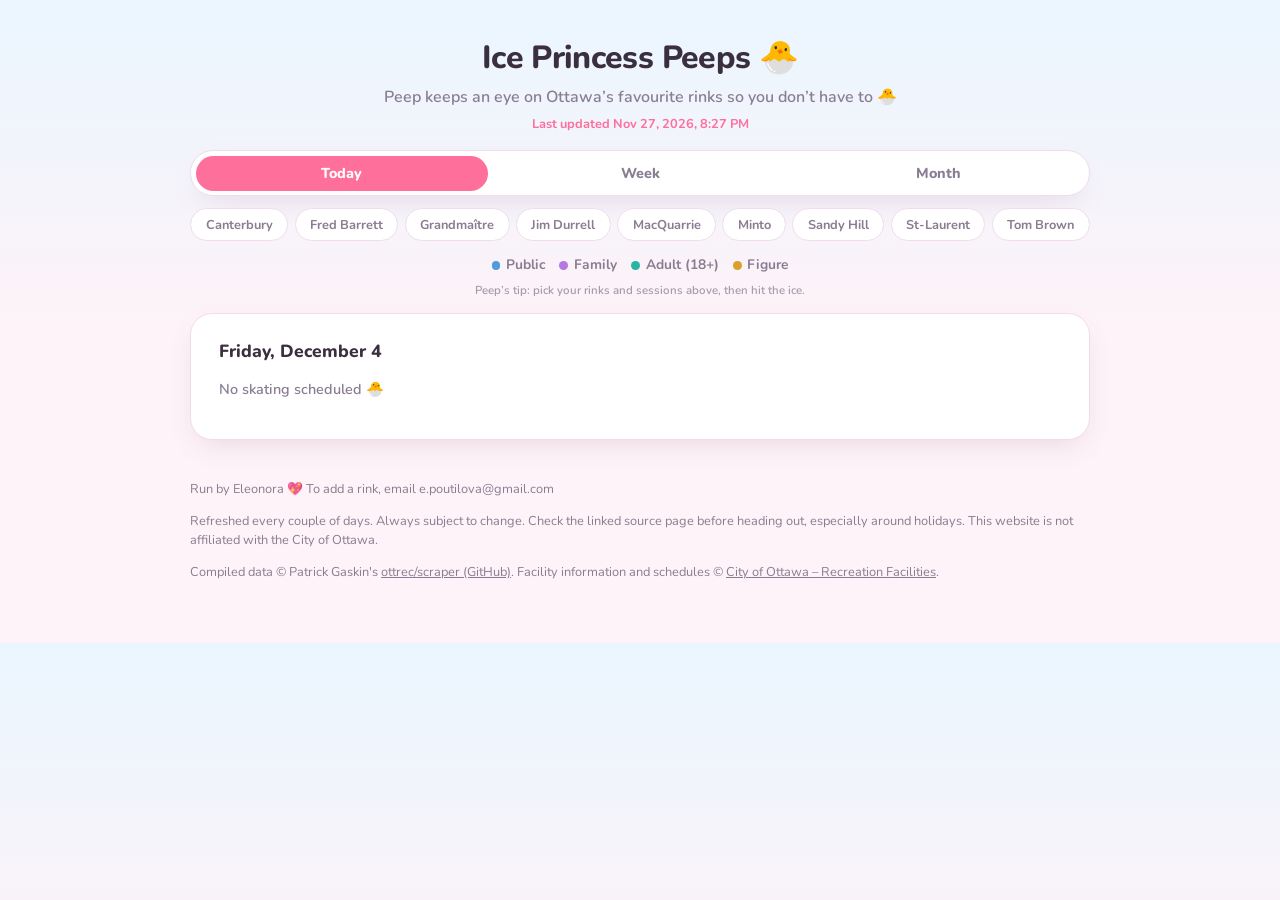
<file: index.html>
<!DOCTYPE html>
<html lang="en">
<head>
<meta charset="UTF-8">
<meta name="viewport" content="width=device-width, initial-scale=1.0">
<title>Ottawa Public Skating Schedule</title>
<link rel="icon" href="data:image/svg+xml,%3Csvg xmlns='http://www.w3.org/2000/svg' viewBox='0 0 100 100'%3E%3Ctext y='.9em' font-size='90'%3E%E2%9B%B8%EF%B8%8F%3C/text%3E%3C/svg%3E">
<link rel="manifest" href="manifest.webmanifest">
<link rel="apple-touch-icon" href="icon-192.png">
<meta name="theme-color" content="#ff6f9c">
<meta name="apple-mobile-web-app-capable" content="yes">
<meta name="apple-mobile-web-app-status-bar-style" content="default">
<meta name="apple-mobile-web-app-title" content="Ice Princess Peeps">
<link rel="preconnect" href="https://fonts.googleapis.com">
<link rel="preconnect" href="https://fonts.gstatic.com" crossorigin>
<link href="https://fonts.googleapis.com/css2?family=Nunito:wght@400;600;700;800&display=swap" rel="stylesheet">
<link rel="stylesheet" href="style.css">
</head>
<body>
  <header>
    <div class="title-row">
      <h1>Ice Princess Peeps 🐣</h1>
    </div>
    <p class="subtitle">Peep keeps an eye on Ottawa&rsquo;s favourite rinks so you don&rsquo;t have to &#128035;</p>
    <p id="generated-at" class="generated-at"></p>
  </header>

  <div class="controls">
    <div class="tabs" id="tabs" role="tablist">
      <button class="tab" data-view="today" role="tab">Today</button>
      <button class="tab" data-view="week" role="tab">Week</button>
      <button class="tab" data-view="month" role="tab">Month</button>
    </div>
    <div class="rink-filters" id="rink-filters"></div>
  </div>

  <div class="legend" id="legend"></div>

  <p class="filter-hint">Peep&rsquo;s tip: pick your rinks and sessions above, then hit the ice.</p>

  <div class="nav-row" id="nav-row">
    <button class="nav-btn" id="nav-prev" aria-label="Previous">&#8249;</button>
    <span class="nav-label" id="nav-label"></span>
    <button class="nav-btn" id="nav-next" aria-label="Next">&#8250;</button>
  </div>

  <main id="calendar"></main>

  <div class="day-detail hidden" id="day-detail"></div>

  <footer>
    <p>Run by Eleonora &#128150; To add a rink, email e.poutilova@gmail.com</p>
    <p>Refreshed every couple of days. Always subject to change. Check the linked source page before heading out, especially around holidays. This website is not affiliated with the City of Ottawa.</p>
    <p id="attribution"></p>
  </footer>

  <script src="app.js"></script>
</body>
</html>
</file>
<file: style.css>
:root {
  --bg: #fdf3f8;
  --bg-accent: #eaf6ff;
  --card-bg: #ffffff;
  --text: #3a2e3f;
  --muted: #8a7d92;
  --border: #f0dced;
  --accent: #ff6f9c;
  --accent-soft: #ffe1ec;
  --stale: #c98a1c;
  --error: #e0567c;
  --shadow: 0 10px 30px -12px rgba(154, 92, 130, 0.25);

  --public: #4f9dde;
  --public-bg: #e4f2fd;
  --family: #b678e0;
  --family-bg: #f3e6fb;
  --adult: #2bb3a3;
  --adult-bg: #e0f7f3;
  --figure: #dba02c;
  --figure-bg: #fbf0dc;
}

@media (prefers-color-scheme: dark) {
  :root {
    --bg: #221a25;
    --bg-accent: #201f2b;
    --card-bg: #2c2331;
    --text: #f2e9f4;
    --muted: #b3a3ba;
    --border: #40323f;
    --accent: #ff8fb3;
    --accent-soft: #4a2f3d;
    --stale: #ecc161;
    --error: #ff8fa8;
    --shadow: 0 10px 30px -12px rgba(0, 0, 0, 0.45);

    --public: #7cc2ff;
    --public-bg: #253347;
    --family: #d3a1f2;
    --family-bg: #392b47;
    --adult: #6bddc9;
    --adult-bg: #1f3c39;
    --figure: #f2c766;
    --figure-bg: #3d3320;
  }
}

* {
  box-sizing: border-box;
}

body {
  margin: 0;
  padding: 0 1rem 3rem;
  background: linear-gradient(180deg, var(--bg-accent), var(--bg) 320px);
  color: var(--text);
  font-family: "Nunito", -apple-system, BlinkMacSystemFont, "Segoe UI", Roboto, Helvetica, Arial, sans-serif;
  line-height: 1.5;
}

header {
  max-width: 900px;
  margin: 0 auto;
  padding: 2.5rem 0 1rem;
  text-align: center;
}

.title-row {
  display: flex;
  align-items: center;
  justify-content: center;
  gap: 0.6rem;
}

h1 {
  margin: 0;
  font-size: 2rem;
  font-weight: 800;
  letter-spacing: -0.02em;
  line-height: 1.15;
}

.subtitle {
  margin: 0.5rem 0 0;
  color: var(--muted);
  font-weight: 600;
}

.generated-at {
  margin: 0.4rem 0 0;
  font-size: 0.8rem;
  font-weight: 700;
  color: var(--accent);
}

main {
  max-width: 900px;
  margin: 0 auto;
}

.controls {
  max-width: 900px;
  margin: 0 auto 1rem;
  display: flex;
  flex-direction: column;
  align-items: stretch;
  gap: 0.75rem;
}

.tabs {
  display: flex;
  justify-content: center;
  gap: 0.4rem;
  background: var(--card-bg);
  border: 1px solid var(--border);
  border-radius: 999px;
  padding: 0.3rem;
  box-shadow: var(--shadow);
}

.tab {
  flex: 1;
  border: none;
  background: transparent;
  color: var(--muted);
  font-family: inherit;
  font-weight: 800;
  font-size: 0.9rem;
  padding: 0.45rem 1.1rem;
  border-radius: 999px;
  cursor: pointer;
}

.tab.active {
  color: #fff;
  background: var(--accent);
}

.rink-filters {
  display: flex;
  flex-wrap: wrap;
  justify-content: center;
  gap: 0.4rem;
}

.rink-chip {
  border: 1px solid var(--border);
  background: var(--card-bg);
  color: var(--muted);
  font-family: inherit;
  font-weight: 700;
  font-size: 0.8rem;
  padding: 0.4rem 0.9rem;
  border-radius: 999px;
  cursor: pointer;
}

.rink-chip.active {
  color: var(--accent);
  border-color: var(--accent);
  background: var(--accent-soft);
}

.filter-hint {
  max-width: 900px;
  margin: -0.4rem auto 0.9rem;
  text-align: center;
  font-size: 0.72rem;
  font-weight: 600;
  color: var(--muted);
  opacity: 0.75;
}

.nav-row {
  max-width: 900px;
  margin: 0 auto 0.5rem;
  display: flex;
  align-items: center;
  justify-content: center;
  gap: 1rem;
}

.nav-row.hidden {
  display: none;
}

.nav-btn {
  border: 1px solid var(--border);
  background: var(--card-bg);
  color: var(--text);
  width: 2.1rem;
  height: 2.1rem;
  border-radius: 50%;
  font-size: 1.1rem;
  cursor: pointer;
  line-height: 1;
}

.nav-label {
  font-weight: 800;
  min-width: 11rem;
  text-align: center;
}

.legend {
  max-width: 900px;
  margin: 0 auto 0.9rem;
  display: flex;
  flex-wrap: wrap;
  justify-content: center;
  gap: 0.3rem 0.9rem;
  font-size: 0.86rem;
  font-weight: 700;
  color: var(--muted);
  line-height: 1.2;
}

.legend-item {
  display: inline-flex;
  align-items: center;
  gap: 0.35rem;
  border: none;
  background: none;
  padding: 0;
  margin: 0;
  font: inherit;
  color: inherit;
  cursor: pointer;
  opacity: 1;
  white-space: nowrap;
}

.legend-item.inactive {
  opacity: 0.4;
}

.dot {
  display: inline-block;
  width: 0.55rem;
  height: 0.55rem;
  border-radius: 50%;
  flex: 0 0 auto;
}

.dot.public { background: var(--public); }
.dot.family { background: var(--family); }
.dot.adult  { background: var(--adult); }
.dot.figure { background: var(--figure); }

.cal-grid {
  background: var(--card-bg);
  border: 1px solid var(--border);
  border-radius: 22px;
  overflow: hidden;
  box-shadow: var(--shadow);
}

.cal-headrow,
.cal-body {
  display: grid;
  grid-template-columns: repeat(7, minmax(0, 1fr));
}

.cal-headcell {
  padding: 0.6rem 0.4rem;
  text-align: center;
  font-size: 0.75rem;
  font-weight: 800;
  color: var(--muted);
  text-transform: uppercase;
  letter-spacing: 0.03em;
  border-bottom: 1px solid var(--border);
}

.cal-cell {
  min-width: 0;
  min-height: 5.5rem;
  padding: 0.4rem 0.3rem;
  border-right: 1px solid var(--border);
  border-bottom: 1px solid var(--border);
  cursor: pointer;
  overflow: hidden;
}

.cal-cell:hover,
.cal-cell:focus-visible {
  background: var(--bg-accent);
}

.cal-cell:focus-visible {
  outline: 2px solid var(--accent);
  outline-offset: -2px;
}

.cal-grid.week .cal-cell {
  min-height: 8rem;
}

.cal-cell:nth-child(7n) {
  border-right: none;
}

.cal-cell.muted {
  background: var(--bg-accent);
  opacity: 0.55;
}

.cal-cell.today {
  background: var(--accent-soft);
}

.cal-cell.selected {
  box-shadow: inset 0 0 0 2px var(--accent);
}

.cal-daynum {
  display: block;
  font-size: 0.8rem;
  font-weight: 800;
}

.cal-events {
  display: flex;
  flex-direction: column;
  gap: 0.2rem;
  margin-top: 0.25rem;
  min-width: 0;
}

.cal-event {
  display: flex;
  align-items: center;
  gap: 0.3rem;
  font-size: 0.72rem;
  font-weight: 700;
  min-width: 0;
  overflow: hidden;
  white-space: nowrap;
}

.cal-time {
  flex: 0 0 auto;
  overflow: hidden;
  text-overflow: ellipsis;
}

.cal-rink {
  min-width: 0;
  overflow: hidden;
  text-overflow: ellipsis;
  white-space: nowrap;
}

@media (max-width: 640px) {
  .cal-rink {
    display: none;
  }
}

.today-view {
  background: var(--card-bg);
  border: 1px solid var(--border);
  border-radius: 22px;
  padding: 1.5rem 1.75rem;
  box-shadow: var(--shadow);
}

.today-date {
  margin: 0 0 0.5rem;
  font-weight: 800;
  font-size: 1.1rem;
}

.day-detail-header {
  display: flex;
  align-items: center;
  justify-content: space-between;
  gap: 0.75rem;
}

.day-detail-header .today-date {
  margin: 0 0 0.5rem;
}

.share-btn {
  flex: 0 0 auto;
  border: 1px solid var(--border);
  background: var(--bg-accent);
  color: var(--text);
  font-family: inherit;
  font-weight: 700;
  font-size: 0.75rem;
  padding: 0.35rem 0.75rem;
  border-radius: 999px;
  cursor: pointer;
  white-space: nowrap;
}

.share-btn:hover {
  background: var(--accent-soft);
}

.today-row {
  display: flex;
  flex-direction: column;
  gap: 0.15rem;
  padding: 0.5rem 0.5rem;
  margin: 0 -0.5rem;
  border-bottom: 1px dashed var(--border);
  border-radius: 10px;
  line-height: 1.25;
  color: inherit;
  text-decoration: none;
}

.today-row:last-child {
  border-bottom: none;
}

.today-row:hover {
  background: var(--bg-accent);
}

.today-time {
  font-weight: 800;
  display: flex;
  align-items: center;
  gap: 0.4rem;
}

.today-meta {
  color: var(--muted);
  font-size: 0.85rem;
  font-weight: 600;
}

.today-meta strong {
  color: var(--text);
  font-weight: 700;
}

.session-note {
  color: var(--muted);
  font-size: 0.8rem;
  font-weight: 600;
}

.reservation-note {
  color: var(--stale);
  font-size: 0.8rem;
  font-weight: 700;
}

.day-detail {
  max-width: 900px;
  margin: 1rem auto 0;
  background: var(--card-bg);
  border: 1px solid var(--border);
  border-radius: 22px;
  padding: 1.25rem 1.5rem;
  box-shadow: var(--shadow);
}

.day-detail.hidden {
  display: none;
}

.day-detail-hint {
  margin: 0;
  color: var(--muted);
  font-weight: 600;
}

footer {
  max-width: 900px;
  margin: 2.5rem auto 0;
  color: var(--muted);
  font-size: 0.8rem;
}

footer a {
  color: inherit;
}

.empty-state {
  color: var(--muted);
  font-size: 0.9rem;
  font-weight: 600;
}
</file>
